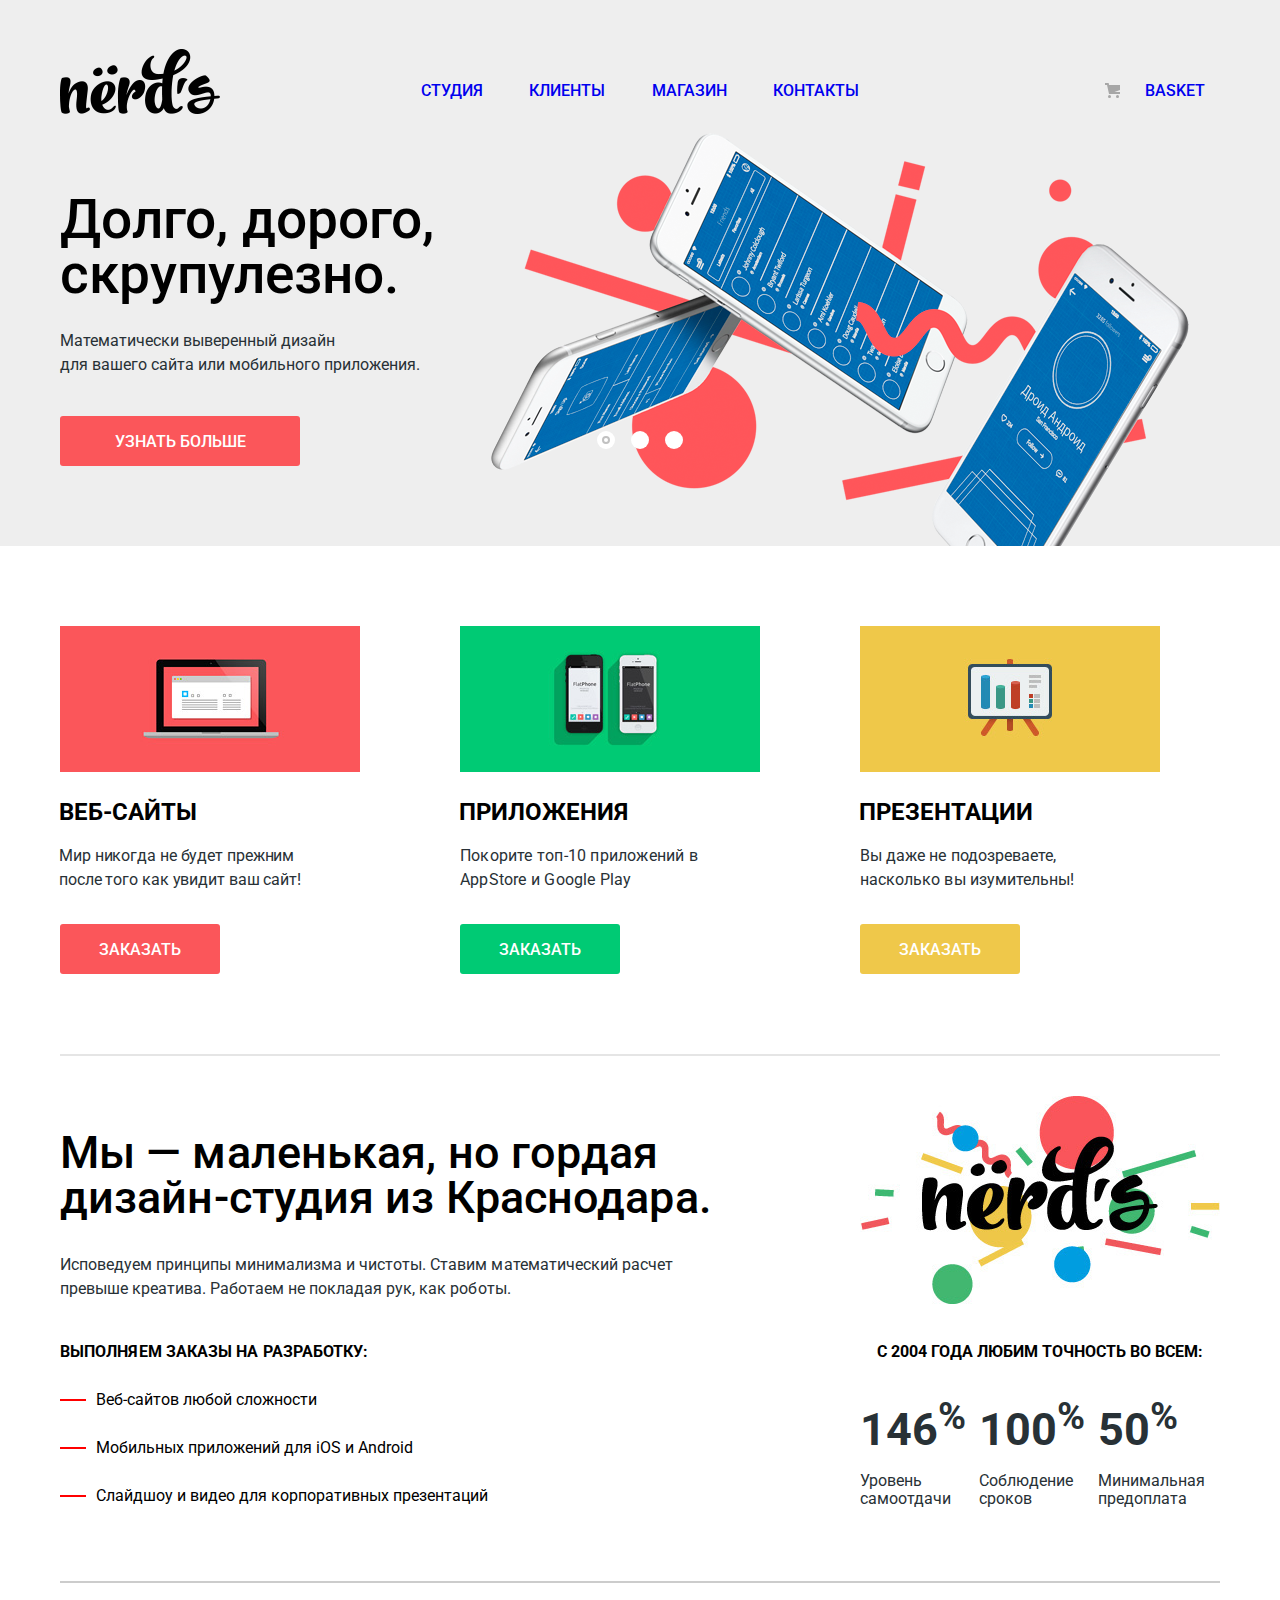
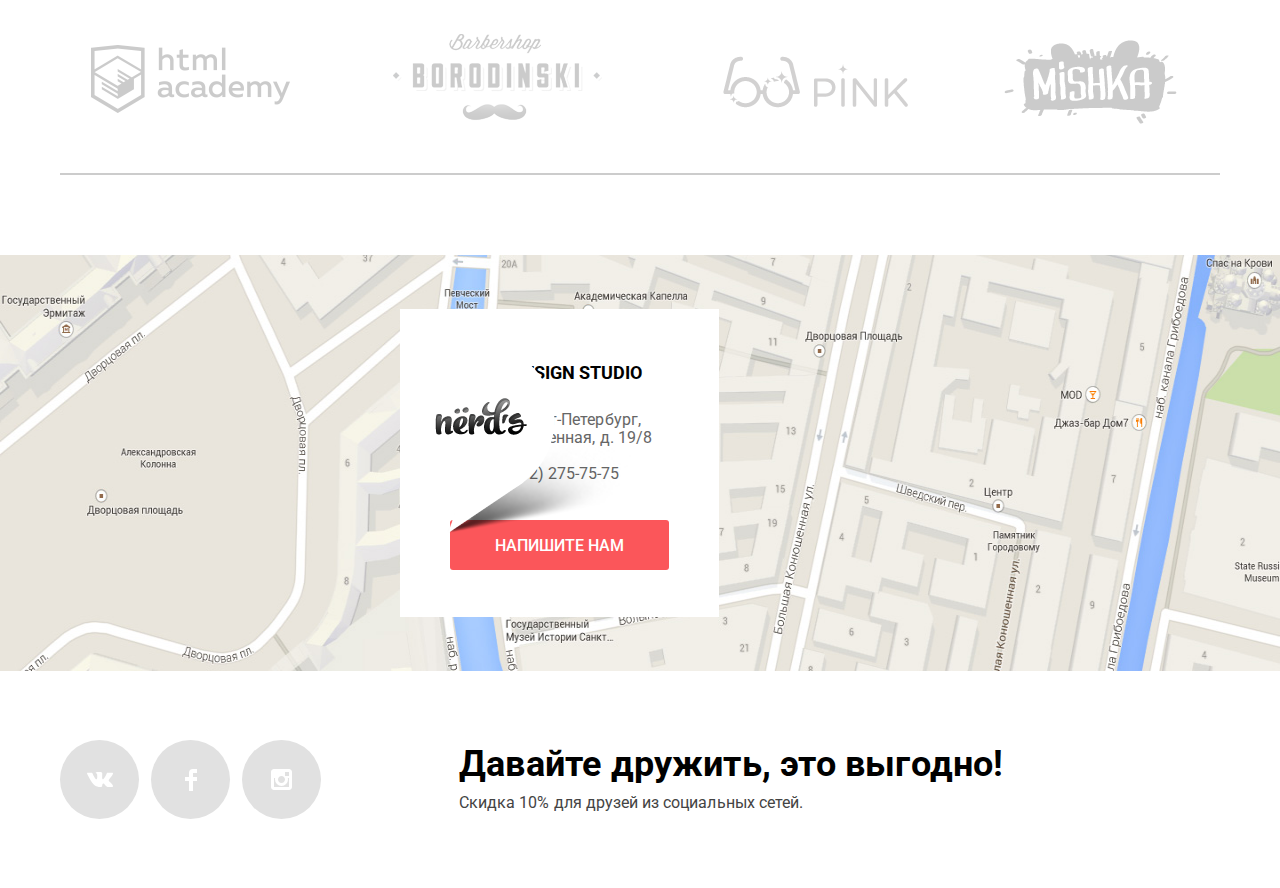
<file: index.html>
<!DOCTYPE html>
<html lang="ru">
  <head>
    <meta charset="utf-8">
    <title>Дизайн-студия Nerd's</title>
    <link href="https://fonts.googleapis.com/css?family=Roboto:400,500,700&display=swap&subset=cyrillic-ext" rel="stylesheet"> 
    <link href="css/style.css" rel="stylesheet">     
  </head>
  <body>
    <header class="main__header"> 
      <nav class="main__navigation container">
        <a class="main__logo">
          <img src="img/nerds-logo.png" alt="Логотип компании" width="160" height="65">
        </a> 
        <div class="main__navigation__wrapper">
          <ul class="site__navigation">
            <li><a class="navigation__link" href="#nowhere">Студия</a></li>
            <li><a class="navigation__link" href="#nowhere">Клиенты</a></li>
            <li><a class="navigation__link" href="catalog.html">Магазин</a></li>
            <li><a class="navigation__link" href="#nowhere">Контакты</a></li>
          </ul>
          <ul class="user__navigation">
            <li><a class="cart__link" href="#nowhere">BASKET</a></li>  
          </ul>
        </div>
      </nav>
    </header> 
    <!-- SLIDER -->
    <div class="header__slider__wrapper">
      <section class="header__slider container">  
        <h2 class="visually__hidden">Услуги</h2>           
        <input class="visually__hidden" type="radio" id="product-1" name="toggle" checked>
        <input class="visually__hidden" type="radio" id="product-2" name="toggle">
        <input class="visually__hidden" type="radio" id="product-3" name="toggle">
        <div class="slider__controls">
          <label class="slider__controls__item slider__controls__item__1" for="product-1">Первый</label>  
          <label class="slider__controls__item slider__controls__item__2" for="product-2">Второй</label>
          <label class="slider__controls__item slider__controls__item__3" for="product-3">Третий</label>
        </div>
        <ul class="slider__list">
          <li class="slider__item">
            <h3>Долго, дорого, скрупулезно.</h3>
            <p>Математически выверенный дизайн<br> для вашего сайта или мобильного приложения.</p>
            <a class="slider__item__button button" href="#nowhere">Узнать больше</a>
          </li>  
          <li class="slider__item">
            <h3>Любим математику как никто другой</h3>
            <p>Никакого креатива, только математические формулы для расчета идеальных пропорций.</p>
            <a class="slider__item__button button" href="#nowhere">Узнать больше</a>
          </li>
          <li class="slider__item">
            <h3>Только ночь, только хардкор</h3>
            <p>Работать днем, как все? Мы против этого.<br> Ближе к полуночи работа только начинается.</p>
            <a class="slider__item__button button" href="#nowhere">Узнать больше</a>
          </li>
        </ul>
      </section> 
    </div> 
    <main>
      <section class="advantages">
        <h2 class="visually__hidden">Преимущества</h2>
        <ul class="advantages__list container">
          <li class="advantage__item ">
            <img src="img/advantage-red.jpg" width="300" height="146" alt="Иллюстрация ноутбука с веб-сайтом">
            <h2>Веб-сайты</h2>
            <p class="advantage__1__text">Мир никогда не будет прежним после того как увидит ваш сайт!</p>
            <a class="button order__page__button advantage__button" href="#nowhere">Заказать</a>
          </li>
          <li class="advantage__item">
            <img src="img/advantage-green.jpg" width="300" height="146" alt="Иллюстрация ноутбука с веб-приложением">
            <h2>Приложения</h2>
            <p class="advantage__2__text">Покорите топ-10 приложений в AppStore и Google Play</p>
            <a class="button order__application__button advantage__button" href="#nowhere">Заказать</a>
          </li>
          <li class="advantage__item">
            <img src="img/advantage-yellow.jpg" width="300" height="146" alt="Иллюстрация проектора с презентацией">
            <h2>Презентации</h2>
            <p class="advantage__3__text">Вы даже не подозреваете, насколько вы изумительны!</p>
            <a class="button order__presentation__button advantage__button" href="#nowhere">Заказать</a>
          </li>
        </ul>
      </section>
      <article class="advantages__description container">
      <h2 class="visually__hidden">Преимущества</h2> 
        <section class="our__services">
          <h3>Мы — маленькая, но гордая дизайн-студия из Краснодара.</h3>
          <p class="how__we__work">Исповедуем принципы минимализма и чистоты. Ставим математический расчет превыше креатива. Работаем не покладая рук, как роботы.</p>
          <p class="services__heading">Выполняем заказы на разработку:</p>
          <ul class="services__list">
            <li class="service__item">Веб-сайтов любой сложности</li>
            <li class="service__item">Мобильных приложений для iOS и Android</li>
            <li class="service__item">Слайдшоу и видео для корпоративных презентаций</li>
          </ul>
        </section>
        <section class="our__statistics">
          <h2 class="visually__hidden">Статистика</h2>
          <img src="img/nerds.jpg" width="360" height="208" alt="Изображение с логотипом компании">
          <p class="statistics__heading">с 2004 года Любим точность во всем:</p>
          <ul class="statistics__list">
            <li class="statistics__item"><span>146<sup>%</sup></span>Уровень самоотдачи</li>
            <li class="statistics__item"><span>100<sup>%</sup></span>Соблюдение сроков</li>
            <li class="statistics__item"><span>50<sup>%</sup></span>Минимальная предоплата</li>
          </ul>
        </section>
      </article>
      <section class="partners container">
      <h2 class="visually__hidden">Наши проекты</h2>  
        <a class="company__logo html__logo" href="https://htmlacademy.ru/"><img src="img/htmlacdemy-logo.png" width="199" height="68" alt="Логотип htmlacademy"></a>
        <a class="company__logo barbershop__logo" href="#nowhere"><img src="img/borodinski-logo.png" width="209" height="90" alt="Логотип барбершопа Borodinski"></a>
        <a class="company__logo pink__logo" href="#nowhere"><img src="img/pink-logo.png" width="185" height="52" alt="Логотип Pink"></a>
        <a class="company__logo mishka__logo" href="#nowhere"><img class="mishka" src="img/mishka-logo.png" width="173" height="84" alt="Логотип Mishka"></a>
      </section>
      <div class="map">
          <img src="img/map.jpg" alt="Карта доезда до компании">
          <div class="map__write__us">
            <h3>nёrds design studio</h3>
            <p class="address">191186, Санкт-Петербург, ул. Б. Конюшенная, д. 19/8</p>
            <p class="tel__number">тел. +7 (812) 275-75-75</p>
            <a class="write__us__button button" href="#nowhere">Напишите нам</a>
          </div>  
      </div>
    </main>   
    <footer class="main__footer container">
      <ul class="social__icons__list">
        <li>
          <a class="social__button" href="#nowhere"><span class="visually__hidden">Вконтакте</span>
            <svg xmlns="http://www.w3.org/2000/svg" width="26" height="15" viewBox="0 0 26 15">
              <path fill="#ffffff" d="M16.138 11.51c.956-.309 2.18 2.04 3.483 2.939.978.681 1.727.534 1.727.534l3.473-.05s1.815-.112.957-1.554c-.071-.12-.503-1.069-2.585-3.022-2.177-2.043-1.882-1.712.739-5.244 1.597-2.153 2.236-3.468 2.036-4.028-.192-.539-1.365-.399-1.365-.399L20.69.713c-.381.001-.704.119-.851.515-.003.004-.621 1.666-1.445 3.079-1.741 2.989-2.436 3.148-2.724 2.961-.661-.433-.494-1.737-.494-2.664 0-2.897.432-4.105-.846-4.417-.427-.104-.739-.172-1.828-.182-1.392-.021-2.574 0-3.244.329-.445.223-.786.712-.579.74.26.035.843.16 1.155.586.401.552.389 1.789.389 1.789s.229 3.411-.54 3.834c-.528.29-1.25-.302-2.803-3.016-.793-1.388-1.392-2.922-1.392-2.922s-.116-.285-.326-.441c-.25-.185-.6-.244-.6-.244L.848.684S.29.7.085.946c-.182.218-.015.668-.015.668s2.909 6.881 6.203 10.347c3.02 3.182 6.452 2.971 6.452 2.971h1.555s.469-.054.709-.312c.224-.24.214-.691.214-.691s-.031-2.109.935-2.419z"/>
            </svg>
          </a>
        </li>
        <li>
          <a class="social__button" href="#nowhere"><span class="visually__hidden">Фейсбук</span>
            <svg xmlns="http://www.w3.org/2000/svg" width="12" height="22" viewBox="0 0 12 22">
              <path fill="#ffffff" d="M12 4V0H8a4 4 0 0 0-4 4v4H0v4h4v10h4V12h4V8H8V4h4z"/>
            </svg>
          </a>
        </li>
        <li>
          <a class="social__button" href="#nowhere"><span class="visually__hidden">Инстаграм</span>
            <svg xmlns="http://www.w3.org/2000/svg" width="21" height="21" viewBox="0 0 21 21">
              <path fill="#ffffff" d="M18 0H3C1.35 0 0 1.35 0 3v15c0 1.65 1.35 3 3 3h15c1.65 0 3-1.35 3-3V3c0-1.65-1.35-3-3-3zm-7.5 7c1.93 0 3.5 1.57 3.5 3.5S12.43 14 10.5 14 7 12.43 7 10.5 8.57 7 10.5 7zM18 18H3V9h1.181A6.504 6.504 0 0 0 4 10.5a6.5 6.5 0 1 0 13 0 6.45 6.45 0 0 0-.181-1.5H18zm0-11h-4V3h4z"/>
            </svg>
          </a>
        </li>
      </ul>
      <div class="discount">
        <p class="motto">Давайте дружить, это выгодно!</p>
        <p class="offer">Скидка 10% для друзей из социальных сетей.</p>
      </div>
    </footer>
  </body>
</html>
</file>
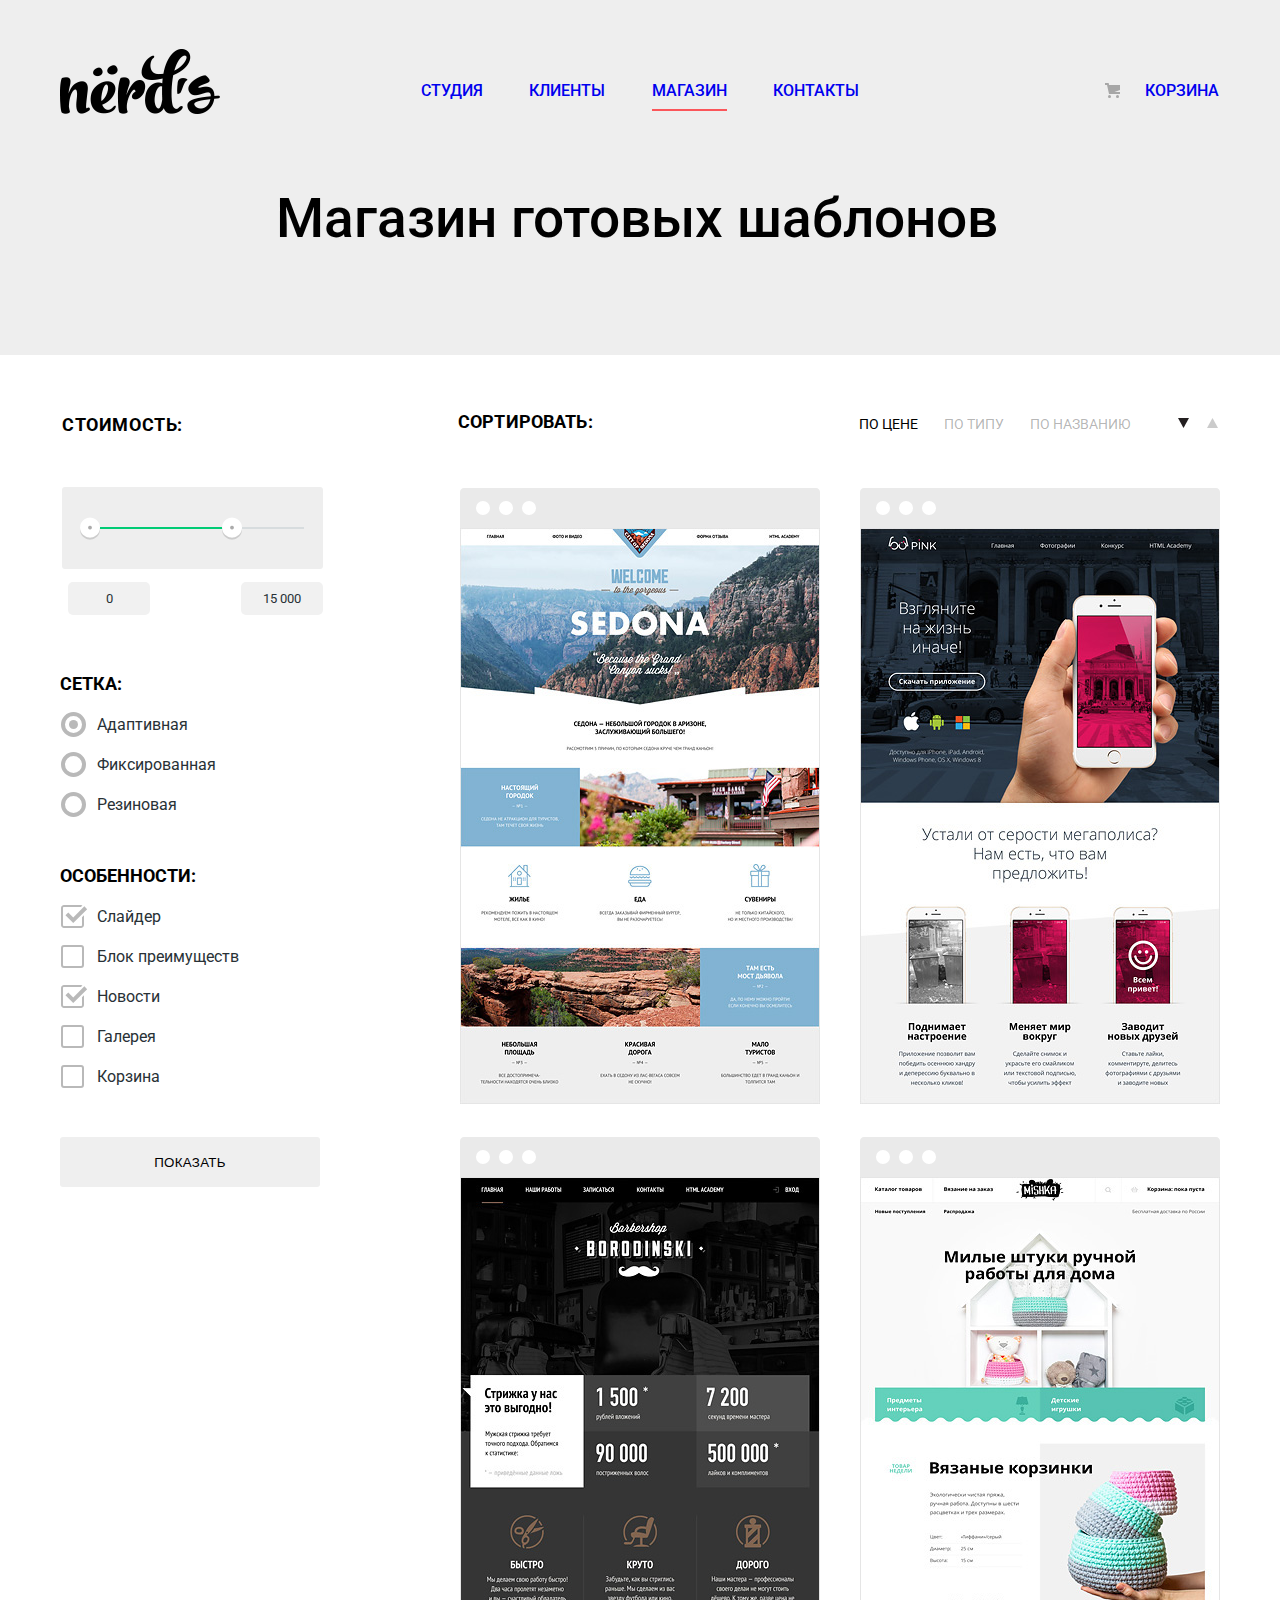
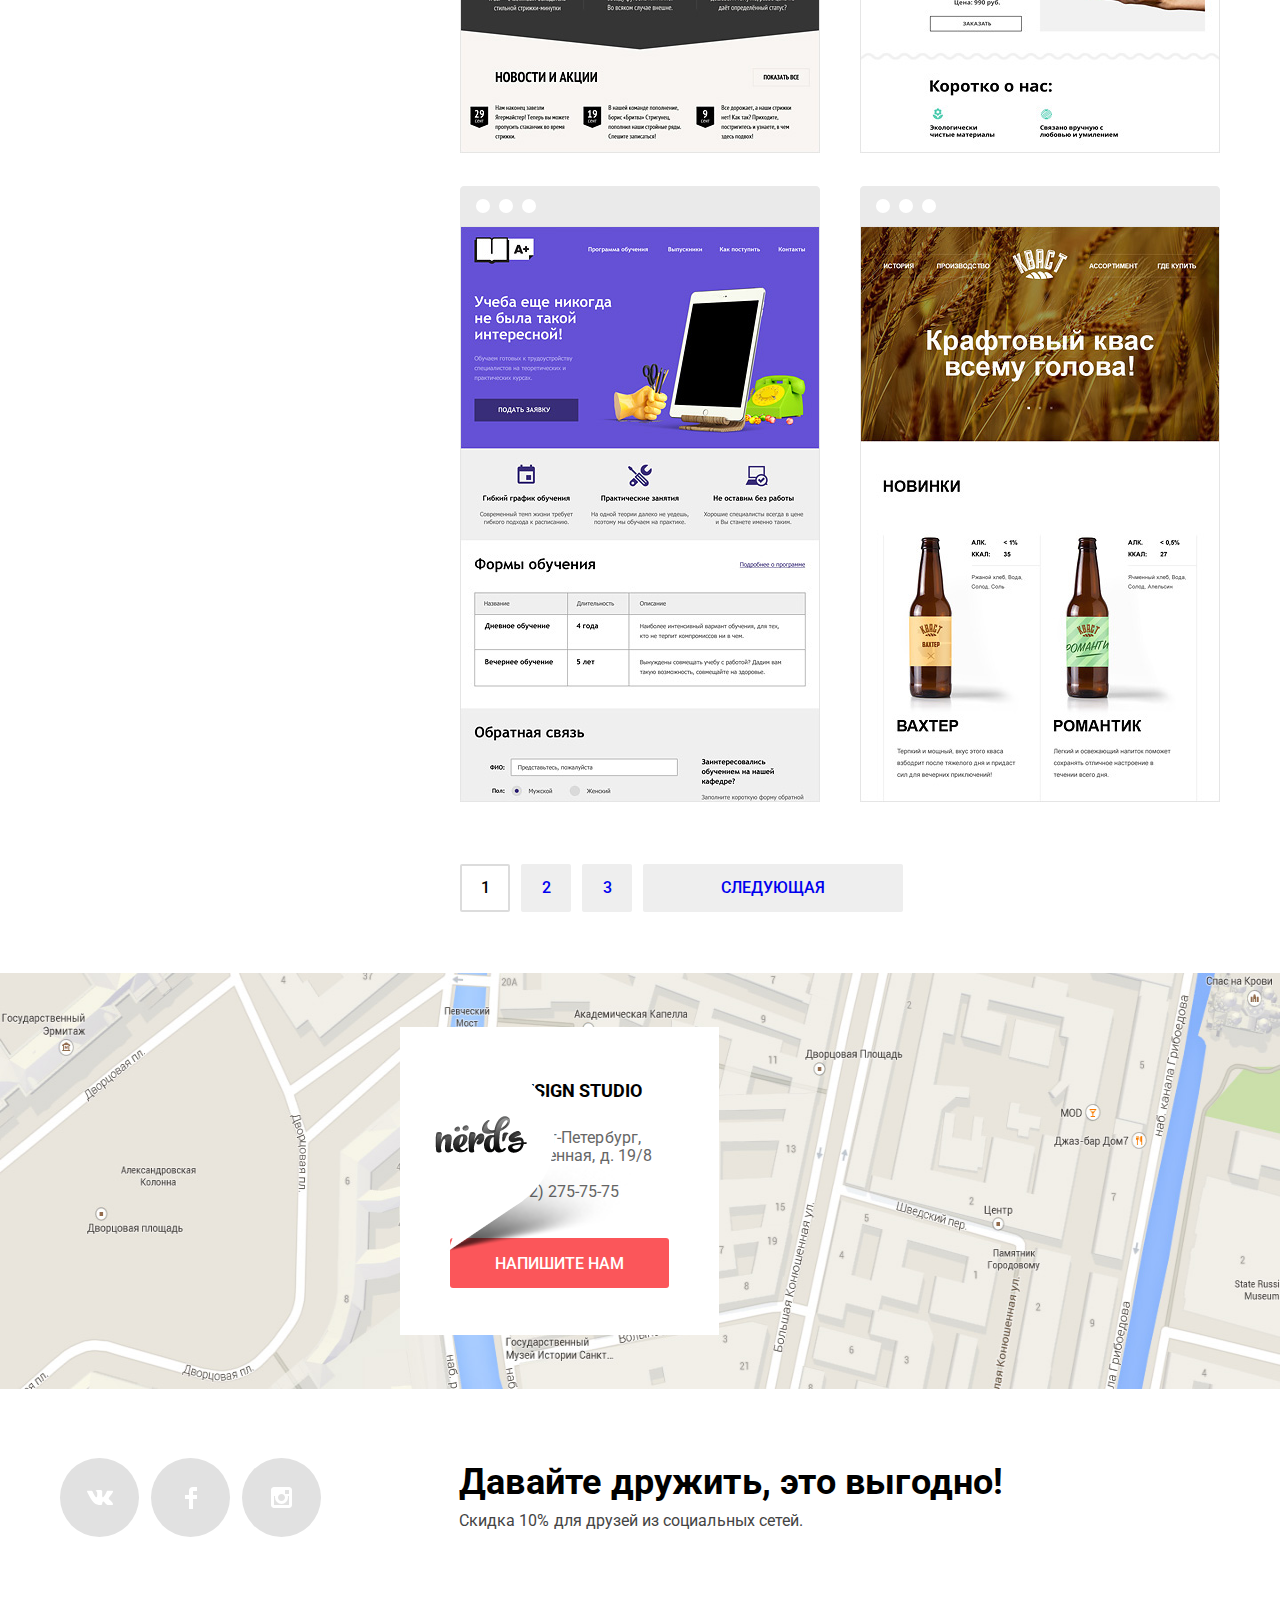
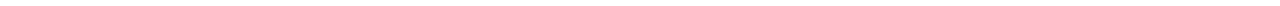
<file: catalog.html>
<!DOCTYPE html>
<html lang="ru">
  <head>
    <meta charset="utf-8">
    <title>Дизайн-студия Nerd's</title>
    <link href="https://fonts.googleapis.com/css?family=Roboto:400,500,700&display=swap&subset=cyrillic-ext" rel="stylesheet"> 
    <link href="css/style.css" rel="stylesheet">     
  </head>
  <body>
    <header class="main__header"> 
      <nav class="main__navigation container">
        <a href="index.html" class="main__logo">
          <img src="img/nerds-logo.png" alt="Логотип компании" width="160" height="65">
        </a> 
        <div class="main__navigation__wrapper">
          <ul class="site__navigation">
            <li><a class="navigation__link" href="#nowhere">Студия</a></li>
            <li><a class="navigation__link" href="#nowhere">Клиенты</a></li>
            <li><a class="navigation__link active__link" href="catalog.html">Магазин</a></li>
            <li><a class="navigation__link" href="#nowhere">Контакты</a></li>
          </ul>
          <ul class="user__navigation">
            <li><a class="cart__link" href="#nowhere">Корзина</a></li>  
          </ul>
        </div>
      </nav>
      <h1 class="theme__store">Магазин готовых шаблонов</h1>
    </header>  
    <main>
      <div class="main__wrapper container">
        <div class="left__bar">
          <section class="filters">
            <h2 class="visually__hidden">Фильтры</h2>
            <form class="filter__forms" method="get" action="https://echo.htmlacademy.ru">
              <fieldset class="filter__by__price">
                <legend class="price">Стоимость:</legend>
                <div class="filter__price">
                  <div class="price__range__wrapper">
                    <div class="price__range"></div>
                  </div>
                </div>
                <div class="price-controls">
                  <label class="min-price">от <input name="min-price" type="text" value="0"></label>
                  <label class="max-price">до <input name="max-price" type="text" value="15 000"></label>
                </div>
              </fieldset>
              <fieldset class="filter__1">
                <legend>Сетка:</legend>
                <ul class="filter__1__list">
                  <li class="filter__option">  
                    <input class="visually__hidden filter__input__radio" type="radio" name="block__type" value="adaptive" id="filter-adaptive" checked>
                    <label for="filter-adaptive">Адаптивная</label>
                  </li>
                  <li class="filter__option">
                    <input class="visually__hidden filter__input__radio" type="radio" name="block__type" value="fixed" id="filter-fixed">
                    <label for="filter-fixed">Фиксированная</label>
                  </li>
                  <li class="filter__option">
                    <input class="visually__hidden filter__input__radio" type="radio" name="block__type" value="gum" id="filter-gum">
                    <label for="filter-gum">Резиновая</label>
                  </li>
                </ul>
              </fieldset>
              <fieldset class="filter__2">
                <legend>Особенности:</legend>
                <ul class="filter__2__list">
                  <li class="filter__option">  
                    <input class="visually__hidden filter__input__checkbox" type="checkbox" name="slider" id="filter-slider" checked>
                    <label for="filter-slider">Слайдер</label>
                  </li>
                  <li class="filter__option">
                    <input class="visually__hidden filter__input__checkbox" type="checkbox" name="advantage-block" id="filter-advantage-block">
                    <label for="filter-advantage-block">Блок преимуществ</label>
                  </li>
                  <li class="filter__option">
                    <input class="visually__hidden filter__input__checkbox" type="checkbox" name="news" id="filter-news" checked>
                    <label for="filter-news">Новости</label>
                  </li>
                  <li class="filter__option">
                    <input class="visually__hidden filter__input__checkbox" type="checkbox" name="gallery" id="filter-gallery">
                    <label for="filter-gallery">Галерея</label>
                  </li>
                  <li class="filter__option">
                    <input class="visually__hidden filter__input__checkbox" type="checkbox" name="cart" id="filter-cart">
                    <label for="filter-cart">Корзина</label>
                  </li>
                </ul>
              </fieldset>
              <button class="catalog__form__button button" type="submit">Показать</button>
            </form>
          </section>
        </div>
        <div class="catalog__sorting__wrapper">
          <div class="sorting">
            <div class="sorting__wrapper">
              <h2>Сортировать:</h2>
              <a class="active__filtration filtration">По цене</a>
              <a class="filtration">По типу</a>
              <a class="filtration">По названию</a>
              <a class="sort__down filtration"></a>
              <a class="sort__up filtration current__arrow"></a>
            </div>
          </div>
          <section class="catalog">
          <h2 class="visually__hidden">Каталог</h2> 
            <ul class="catalog__item__list">
              <li class="catalog__item">
                <a href="#nowhere">
                  <img src="img/sedona.jpg" width="360" height="576" alt="Проект Sedona">
                </a>  
                <div class="buy modal__buy">
                  <h2>Sedona</h2>
                  <p>Информационный сайт для туристов</p>
                  <a class="price__button button" href="#nowhere">9 900 руб.</a>
                </div>
              </li>
              <li class="catalog__item">
                <a href="#nowhere">
                  <img src="img/pink.jpg" width="360" height="576" alt="Проект Pink">
                </a>  
                <div class="buy modal__buy">
                  <h2>Pink App</h2>
                  <p>Продуктовый лендинг приложения для iOS и Android</p>
                  <a class="price__button button" href="#nowhere">9 900 руб.</a>
                </div>
              </li>
              <li class="catalog__item">
                <a href="#nowhere">
                  <img src="img/barbershop.jpg" width="360" height="576" alt="Проект Barbershop">
                </a>
                <div class="buy modal__buy">
                  <h2>Barbershop</h2>
                  <p>Сайт салона красоты. Для мужчин, да.</p>
                  <a class="price__button button" href="#nowhere">9 900 руб.</a>
                </div>
              </li>
              <li class="catalog__item">
                <a href="#nowhere">
                  <img src="img/mishka.jpg" width="360" height="576" alt="Проект Mishka">
                </a>
                <div class="buy modal__buy">
                  <h2>MISHKA</h2>
                  <p>Интернет-магазин вязаных игрушек</p>
                  <a class="price__button button" href="#nowhere">9 900 руб.</a>
                </div>
              </li>
              <li class="catalog__item">
                <a href="#nowhere">
                  <img src="img/aplus.jpg" width="360" height="576" alt="Проект Aplus">
                </a>  
                <div class="buy modal__buy">
                  <h2>A Plus</h2>
                  <p>Лендинг курсов повышения квалификации</p>
                  <a class="price__button button" href="#nowhere">9 900 руб.</a>
                </div>
              </li>
              <li class="catalog__item">
                <a href="#nowhere">
                  <img src="img/kwast.jpg" width="360" height="576" alt="Проект Kwast">
                </a>  
                <div class="buy modal__buy">
                  <h2>КВАСТ</h2>
                  <p>Промо-сайт производителя крафтового кваса</p>
                  <a class="price__button button" href="#nowhere">9 900 руб.</a>
                </div>
              </li>  
            </ul>
          </section>
          <ul class="pagination__list">
            <li><a class="page current__page" >1</a></li>
            <li><a class="page" href="#nowhere">2</a></li>
            <li><a class="page" href="#nowhere">3</a></li>
            <li><a class="page next__page" href="#nowhere">Следующая</a></li>
          </ul>
        </div>
      </div>
      <div class="map">
        <img src="img/map.jpg" alt="Карта доезда до компании">
        <div class="map__write__us">
          <h3>nёrds design studio</h3>
          <p class="address">191186, Санкт-Петербург, ул. Б. Конюшенная, д. 19/8</p>
          <p class="tel__number">тел. +7 (812) 275-75-75</p>
          <a class="write__us__button button" href="#nowhere">Напишите нам</a>
        </div>
      </div>
    </main>   
    <footer class="main__footer container">
      <ul class="social__icons__list">
        <li>
          <a class="social__button" href="#nowhere"><span class="visually__hidden">Вконтакте</span>
            <svg xmlns="http://www.w3.org/2000/svg" width="26" height="15" viewBox="0 0 26 15">
              <path fill="#ffffff" d="M16.138 11.51c.956-.309 2.18 2.04 3.483 2.939.978.681 1.727.534 1.727.534l3.473-.05s1.815-.112.957-1.554c-.071-.12-.503-1.069-2.585-3.022-2.177-2.043-1.882-1.712.739-5.244 1.597-2.153 2.236-3.468 2.036-4.028-.192-.539-1.365-.399-1.365-.399L20.69.713c-.381.001-.704.119-.851.515-.003.004-.621 1.666-1.445 3.079-1.741 2.989-2.436 3.148-2.724 2.961-.661-.433-.494-1.737-.494-2.664 0-2.897.432-4.105-.846-4.417-.427-.104-.739-.172-1.828-.182-1.392-.021-2.574 0-3.244.329-.445.223-.786.712-.579.74.26.035.843.16 1.155.586.401.552.389 1.789.389 1.789s.229 3.411-.54 3.834c-.528.29-1.25-.302-2.803-3.016-.793-1.388-1.392-2.922-1.392-2.922s-.116-.285-.326-.441c-.25-.185-.6-.244-.6-.244L.848.684S.29.7.085.946c-.182.218-.015.668-.015.668s2.909 6.881 6.203 10.347c3.02 3.182 6.452 2.971 6.452 2.971h1.555s.469-.054.709-.312c.224-.24.214-.691.214-.691s-.031-2.109.935-2.419z"/>
            </svg>
          </a>
        </li>
        <li>
          <a class="social__button" href="#nowhere"><span class="visually__hidden">Фейсбук</span>
            <svg xmlns="http://www.w3.org/2000/svg" width="12" height="22" viewBox="0 0 12 22">
              <path fill="#ffffff" d="M12 4V0H8a4 4 0 0 0-4 4v4H0v4h4v10h4V12h4V8H8V4h4z"/>
            </svg>
          </a>
        </li>
        <li>
          <a class="social__button" href="#nowhere"><span class="visually__hidden">Инстаграм</span>
            <svg xmlns="http://www.w3.org/2000/svg" width="21" height="21" viewBox="0 0 21 21">
              <path fill="#ffffff" d="M18 0H3C1.35 0 0 1.35 0 3v15c0 1.65 1.35 3 3 3h15c1.65 0 3-1.35 3-3V3c0-1.65-1.35-3-3-3zm-7.5 7c1.93 0 3.5 1.57 3.5 3.5S12.43 14 10.5 14 7 12.43 7 10.5 8.57 7 10.5 7zM18 18H3V9h1.181A6.504 6.504 0 0 0 4 10.5a6.5 6.5 0 1 0 13 0 6.45 6.45 0 0 0-.181-1.5H18zm0-11h-4V3h4z"/>
            </svg>
          </a>
        </li>
      </ul>
      <div class="discount">
        <p class="motto">Давайте дружить, это выгодно!</p>
        <p class="offer">Скидка 10% для друзей из социальных сетей.</p>
      </div>
    </footer>
  </body>
</html>
</file>
<file: css/style.css>
body {
  margin: 0;
  padding: 0;
  font-family: "Roboto", "Arial", sans-serif;
  background-color: #ffffff;

  font-size: 16px;
  font-weight: 400;
  color: #000000;
}

a {
  text-decoration: none;
  cursor: pointer;
}

ul {
  list-style: none;
  padding-left: 0;
  margin: 0;
}

p {
  margin: 0;
}

.visually__hidden:not(:focus):not(:active),
input[type="checkbox"].visually__hidden,
input[type="radio"].visually__hidden {
  position: absolute;

  width: 1px;
  height: 1px;
  margin: -1px;
  border: 0;
  padding: 0;

  white-space: nowrap;
  clip-path: inset(100%);
  clip: rect(0 0 0 0);
  overflow: hidden;
}

.container {
  width: 1160px;
  margin: 0 auto;
  box-sizing: border-box;
}

.main__header {
  background-color: #eeeeee;
}

.main__navigation {
  display: flex;
  padding-top: 49px;
}

.main__navigation__wrapper  {
  display: flex;
}

.site__navigation {
  display: flex;
  justify-content: space-between;
  flex-wrap: wrap;
  width: 438px;
  margin: 0 0 0 201px;
  padding-top: 27px;
}

.user__navigation {
  display: flex;
  flex-wrap: wrap;
  width: 125px;
  margin: 0 0 0 286px;
  padding-top: 27px;
}

.navigation__link {
  font-weight: 500;
  line-height: 30px;
  text-transform: uppercase;
}

.cart__link {
  position: relative;
  font-weight: 500;
  line-height: 30px;
  text-transform: uppercase;
}

.cart__link::before {
  content: "";
  background-image: url("../img/cart-icon.svg");
  background-repeat: no-repeat;
  position: absolute;
  width: 15px;
  height: 15px;
  top: 2px;
  left: -40px;
}

.main__logo:hover,
.main__logo:focus {
  opacity: 0.8;
}

.main__logo:active {
  opacity: 0.3;
}

.navigation__link:hover,
.cart__link:hover {
  color: #fb565a;
}

.navigation__link:focus,
.cart__link:focus {
  color: #fb565a;
  outline: 1px solid blue;
}

.navigation__link:active,
.cart__link:active {
  color: rgba(0, 0, 0, 0.3);
}

/* SLIDER HEADER */

.header__slider__wrapper {
  background-color: #eeeeee;
}

.header__slider {
  position: relative;
}

.slider__list {
  margin: 0;
  padding: 0;
}

.slider__controls {
  position: absolute;
  left: 50%;
  bottom: 89px;
  z-index: 100;
  width: 130px;
  text-align: center;
  font-size: 0;
  transform: translateX(-50%);
}

.slider__controls label {
  position: relative;
  display: inline-block;
  width: 18px;
  height: 18px;
  padding: 8px;
  border-radius: 50%;
  cursor: pointer;
}

.slider__controls label::after {
  content: "";
  position: absolute;
  top: 8px;
  left: 8px;
  z-index: 1;
  width: 18px;
  height: 18px;
  background: #ffffff;
  border-radius: 50%;
}

.slider__item {
  display: none;
  padding: 74px 0 80px 0;
}

.slider__item:nth-child(1) {
  background-image: url("../img/slide-1.png");
  background-repeat: no-repeat;
  background-position: 431px 15px;
}

.slider__item:nth-child(2) {
  background-image: url("../img/slide-2.png");
  background-repeat: no-repeat;
  background-position: 100% 9px;
}

.slider__item:nth-child(3) {
  background-image: url("../img/slide-3.png");
  background-repeat: no-repeat;
  background-position: 100% 27px;
}

#product-1:checked ~ .slider__list .slider__item:nth-child(1) {
  display: block;
}

#product-2:checked ~ .slider__list .slider__item:nth-child(2) {
  display: block;
}

#product-3:checked ~ .slider__list .slider__item:nth-child(3) {
  display: block;
}

#product-1:checked ~ .slider__controls .slider__controls__item__1::before,
#product-2:checked ~ .slider__controls .slider__controls__item__2::before,
#product-3:checked ~ .slider__controls .slider__controls__item__3::before {
  content: "";
  
  position: absolute;
  left: 50%;
  top: 50%;
  z-index: 2;
  
  width: 4px;
  height: 4px;
  margin: -4px;
  
  background-color: inherit;
  border: 2px solid #c1c1c1;
  border-radius: 50%;
}

.slider__item h3 {
  width: 515px;
  margin: 0 0 27px 0;
  font-size: 55px;
  font-weight: 500;
  line-height: 55px;
}

.slider__item p {
  width: 375px;
  margin: 0 0 39px 0;
  line-height: 24px;
  color: #283136;
}

.button {
  display: block;
  width: 240px;
  padding: 17px 0 15px 0;
  font-weight: 500;
  line-height: 18px;
  color: #ffffff;
  text-transform: uppercase;
  text-align: center;
  text-decoration: none;
  background-color: #fb565a;
  border-radius: 3px;
  border: none;
}

.slider__item__button:hover {
  background-color: #e74246;
}

.slider__item__button:focus {
  background-color: #e74246;
  outline: 1px solid blue;
}

.slider__item__button:active {
  box-shadow: inset 0px 3px 0 0 rgba(0, 1, 1, 0.1);
  background-color: #d7373b;
  color: rgba(255, 255, 255, 0.3);
}

/* END SLIDER HEADER */

.advantage__button {
  margin-top: 32px;
  width: 160px;
}

.order__page__button {
  background-color: #fb565a;
}

.order__application__button {
  background-color: #00ca74;
}

.order__presentation__button {
  background-color: #efc84a;
}

.advantages__list {
  display: flex;
  margin-top: 80px;
  padding-bottom: 80px;
  border-bottom: 2px solid;
  border-bottom-color: rgba(0, 0, 0, 0.1);
}

.advantages h2 {
  margin: 0 0 0 -1px;
  padding-top: 21px;
  font-size: 24px;
  font-weight: bold;
  line-height: 30px;
  text-transform: uppercase;
}

.advantages p {
  padding-top: 17px;
  line-height: 24px;
  width: 255px;
  color: #283136;
}

.advantage__1__text {
  letter-spacing: -0.1px;
  margin-left: -1px;
}

.advantage__2__text {
  letter-spacing: 0.21px;
}

.advantage__3__text {
  letter-spacing: 0.05px;
}

.advantage__item {
  margin-right: 100px;
}

.order__page__button:hover {
  background-color: #e74246;
}

.order__page__button:focus {
  background-color: #e74246;
  outline: 1px solid blue;
  }

.order__page__button:active {
  box-shadow: inset 0px 3px 0 0 rgba(0, 1, 1, 0.1);
  background-color: #d7373b;
  color: rgba(255, 255, 255, 0.3);
}

.order__application__button:hover {
  background-color: #00bc6c;
}

.order__application__button:focus {
  background-color: #00bc6c;
  outline: 1px solid blue;
  }

.order__application__button:active {
  box-shadow: inset 0px 3px 0 0 rgba(0, 1, 1, 0.1);
  background-color: #00bc6c;
  color: rgba(255, 255, 255, 0.3);
}

.order__presentation__button:hover {
  background-color: #eab534;
}

.order__presentation__button:focus {
  background-color: #eab534;
  outline: 1px solid blue;
  }

.order__presentation__button:active {
  box-shadow: inset 0px 3px 0 0 rgba(0, 1, 1, 0.1);
  background-color: #eab534;
  color: rgba(255, 255, 255, 0.3);
}

.advantages__description {
  display: flex;
  margin-top: 40px;
  padding-bottom: 47px;
  border-bottom: 2px solid;
  border-bottom-color: rgba(0, 0, 0, 0.2);
}

.our__services {
  width: 650px;
  margin-top: 34px;
}

.how__we__work {
  padding-top: 33px;
  padding-bottom: 7px;
  line-height: 24px;
  color: #283136;
  letter-spacing: 0.01px;
}

.our__statistics {
  margin-left: 150px;
}

.our__services h3 {
  width: 700px;
  margin: 0;
  font-size: 45px;
  font-weight: 500;
  line-height: 45px;
  letter-spacing: 0.1px;
}

.services__heading {
  padding-top: 32px;
  line-height: 24px;
  font-weight: bold;
  text-transform: uppercase;
  text-transform: uppercase;
  letter-spacing: 0.08px;
}

.service__item {
  margin-left: 36px;
  margin-bottom: 29px;
  position: relative;
}

.service__item::before {
  content: "";
  position: absolute;
  width: 24px;
  border: 1px solid red;
  top: 9px;
  left: -36px;
}

.services__list {
  padding-top: 26px;
}

.statistics__heading {
  padding: 32px 0 0 17px;
  line-height: 24px;
  font-weight: bold;
  text-transform: uppercase;
}

.statistics__list {
  display: flex;
  margin-top: 47px;
}

.statistics__list span {
  width: 93px;
  font-size: 45px;
  font-weight: bold;
  line-height: 10px;
  display: block;
  margin-bottom: 37px;
}

.statistics__item {
  width: 89px;
  margin-right: 30px;
  line-height: 18px;
  color: #283136;
}

.partners {
  display: flex;
  align-items: center;
  margin-top: 51px;
  padding-left: 31px;
  padding-bottom: 40px;
  border-bottom: 2px solid;
  border-bottom-color: rgba(0, 0, 0, 0.2);
}

.company__logo {
  margin-right: 96px;
  display: block;
}

.company__logo img {
  opacity: 0.2;
}

.partners a:nth-child(1) {
  margin-top: 5px;
}

.partners a:nth-child(2) {
    margin-top: -5px;
    color: rgba(0, 0, 0, 1);
}

.partners a:nth-child(3) {
    padding: 0 25px 5px 7px;
}

.company__logo img:hover {
  opacity: 1;
}

.company__logo:focus img {
  opacity: 1;
}

.company__logo:focus {
  outline: 1px solid blue;
}

.map{
  position: relative;
  margin: 80px auto 0;
}

.map img {
  width: 100%;
  height: 416px;
}

.map__write__us {
  box-sizing: border-box;
  position: absolute;
  width: 319px;
  padding: 49px 50px 47px 50px;
  top: 54px;
  left: 400px;
  background-color: #ffffff;
}

.map::after {
  content: "";
  background-image: url(../img/map-marker.png); 
  background-repeat: no-repeat;
  position: absolute;
  top: 88px;
  right: 649px;
  width: 231px;
  height: 190px;
}

.map__write__us h3 {
  width: 200px;
  margin: 0;
  font-size: 18px;
  font-weight: bold;
  line-height: 30px;
  text-transform: uppercase;
}

.map__write__us p {
  width: 210px;
  padding-top: 22px;
  line-height: 18px;
  color: #666666;
}

.address {
  letter-spacing: 0.08px;
  margin-top: 1px;
}

.tel__number {
  margin: -4px 0 37px 2px;
}

.write__us__button {
  width: 219px;
}

.write__us__button:hover {
  background-color: #e74246;
}

.write__us__button:focus {
  background-color: #e74246;
  outline: 1px solid blue;
  }

.write__us__button:active {
  box-shadow: inset 0px 3px 0 0 rgba(0, 1, 1, 0.1);
  background-color: #d7373b;
  color: rgba(255, 255, 255, 0.3);
}

.main__footer {
  display: flex;
}

.social__icons__list {
  display: flex;
  flex-wrap: wrap;
  justify-content: space-between;
  width: 261px;
  margin-top: 65px;
  margin-bottom: 69px;
}

.social__button {
  display: flex;
  align-items: center;
  justify-content: center;
  width: 79px;
  height: 79px;
  background-color: #e1e1e1;
  border-radius: 50%;
}

.social__button:hover {
  background-color: #e74246;
}

.social__button:focus {
  outline: 1px solid blue;
  background-color: #e74246;
}

.social__button:active {
  box-shadow: inset 0px 3px 0 0 rgba(0, 1, 1, 0.1);
  background-color: #d7373b;
}

.social__button:active path {
  opacity: 0.3;
}

.discount {
  margin-top: 71px;
  padding-left: 138px;
}

.motto {
  margin: 0;
  width: 565px;
  font-size: 36px;
  font-weight: bold;
  line-height: 36px;
  letter-spacing: 0.19px;
}

.offer {
  padding-top: 10px;
  width: 353px;
  line-height: 22px;
  color: #444444;
  letter-spacing: 0.05px;
}

/* CATALOG */

.active__link {
  padding-bottom: 9px;
  border-bottom: 2px solid #fb565a;
}

.theme__store {
  margin: 0 auto;
  padding: 73px 0px 109px 11px;
  width: 740px;
  font-size: 55px;
  font-weight: 500;
  line-height: 55px;
}

.left__bar {
  width: 260px;
}

/* FILTERS */

.filter__forms {
  margin-top: 55px;
}

.filter__forms legend {
  padding: 0;
  font-size: 18px;
  font-weight: bold;
  line-height: 30px;
  text-transform: uppercase;
}

.price {
  letter-spacing: 0.6px;
}

.filter__forms fieldset {
  border: none;
  padding: 0;
}

.price__range {
  position: relative;
  content: "";
  width: 219px;
  border: 1px solid #d7dcde;
}

.price__range__wrapper {
  position: relative;
  box-sizing: border-box;
  padding: 40px 21px;
  content: "";
  width: 261px;
  background-color: #eeeeee;
  border-radius: 3px;
}

.price__range__wrapper::before {
  content: "";
  background-image: url(../img/filter-button.png);
  width: 20px;
  height: 23px;
  top: 30px;
  left: 18px;
  position: absolute;
  z-index: 2;
}

.price__range__wrapper::after {
  content: "";
  background-image: url(../img/filter-button.png);
  width: 20px;
  height: 23px;
  top: 30px;
  right: 81px;
  position: absolute;
  z-index: 2
}

.price__range::before {
  position: absolute;
  content: "";
  width: 152px;
  z-index: 1;
  border: 1px solid #00cb75;
  bottom: -1px;
}

.filter__price {
  margin-top: 47px;
}

.price-controls {
  font-size: 0;
  margin-top: 13px;
}

.price-controls label {
  display: inline-block;
  width: 50%;
  text-transform: uppercase;
}

.price-controls input {
  width: 60px;
  padding: 9px 11px;
  margin-left: 6px;
  font-family: Roboto, Arial, sans-serif;
  text-align: center;
  color: #283136;
  border: none;
  border-radius: 5px;
  background: #f1f1f1;
}

.max-price {
  text-align: right;
}

.filter__forms label {
  line-height: 20px;
  color: #283136;
  position: relative;
  cursor: pointer;
  user-select: none;
}

.filter__input__radio + label::before {
  content: "";
  position: absolute;
  width: 17px;
  height: 17px;
  border: 4px solid #b9b9b9;
  border-radius: 50%;
  top: -3px;
  left: -36px;
}

.filter__input__radio:checked + label::after {
  content: "";
  position: absolute;
  width: 9px;
  height: 9px;
  border-radius: 50%;
  background-color: #b9b9b9;
  top: 5px;
  left: -28px;
}

.filter__input__radio:hover + label::before {
  border-color: #4c4c4c;
}

.filter__input__radio:focus + label::before {
  border-color: #4c4c4c;
  outline: 1px solid blue;
}

.filter__input__radio:checked:hover + label::after,
.filter__input__radio:checked:focus + label::after {
  background-color: #4c4c4c;
}

.filter__input__radio:disabled + label::before {
  opacity: 0.2;
}

.filter__input__radio:checked:disabled + label::before {
  opacity: 0.2;
}

.filter__input__radio:disabled + label::after {
  opacity: 0.2;
}

.filter__input__radio:checked:disabled + label::after {
  opacity: 0.2;
}

.filter__1 {
  margin: 54px 0 0 0;
}

.filter__1__list,
.filter__2__list {
  display: flex;
  flex-direction: column;
  margin-top: 16px;
}

.filter__option {
  padding-bottom: 20px;
  padding-left: 37px;
}

.filter__2 {
  margin: 26px 0 0 0;
}

.filter__input__checkbox + label::before {
  content: "";
  position: absolute;
  width: 19px;
  height: 19px;
  border: 2px solid #b9b9b9;
  top: -2px;
  left: -36px;
  border-radius: 3px;
}

.filter__input__checkbox:checked + label::after {
  content: "";
  background: url(../img/checkbox-on.svg);
  position: absolute;
  width: 27px;
  height: 23px;
  top: -2px;
  left: -36px;
  background-color: #ffffff;
}

.filter__input__checkbox:hover + label::before {
  border-color: #4c4c4c;
}

.filter__input__checkbox:focus + label::before {
  border-color: #4c4c4c;
  outline: 1px solid blue;
}

.filter__input__checkbox:checked:hover + label::after {
  background: url(../img/checkbox-on-hover.svg);
  background-color: #ffffff;
}

.filter__input__checkbox:checked:focus + label::after {
  background: url(../img/checkbox-on-hover.svg);
  background-color: #ffffff;
  outline: 1px solid blue;
}

.filter__input__checkbox:disabled + label::before {
  border-color: #e6e6e6;
}

.filter__input__checkbox:disabled:hover + label::before {
  border-color: #e6e6e6;
}

.filter__input__checkbox:checked:disabled + label::after {
  background: url(../img/checkbox-on-disabled.svg);
  background-color: #ffffff;
}

.filter__input__checkbox:checked:disabled:hover + label::after {
  background: url(../img/checkbox-on-disabled.svg);
  background-color: #ffffff;
}

.catalog__form__button {
  margin-top: 30px;
  width: 260px ;
  background-color: #efefef;
  color: black;
  letter-spacing: 0.3px;
}

.catalog__form__button:hover {
  background-color: #dfdfdf;
}

.catalog__form__button:focus {
  background-color: #dfdfdf;
  outline: 1px solid blue;
}

.catalog__form__button:active {
  box-shadow: inset 0px 3px 0 0 rgba(0, 1, 1, 0.1);
  background-color: #d5d5d5;
}

.filtration {
  padding-top: 8px;
  margin-right: 26px;
  position: relative;
  border: none;
  background-color: #ffffff;
  font-size: 14px;
  line-height: 18px;
  text-transform: uppercase;
  color: rgba(0, 0, 0, 0.3);
  display: inline-block;
  cursor: pointer;
}

.main__wrapper {
  display: flex;
  flex-wrap: wrap;
}

.sorting__wrapper {
  display: flex;
  margin-top: 52px;
  padding-left: 138px;
  width: 900px;
  box-sizing: border-box;
}

.sorting__wrapper h2 {
  margin: 0;
  font-size: 18px;
  font-weight: bold;
  line-height: 30px;
  letter-spacing: 0.14px;
  text-transform: uppercase;
  padding-right: 266px;
}

.sort__down {
  margin-right: 1px;
  margin-left: 11px;
  background-color: transparent;
}

.sort__up {
  margin-left: 18px;
  margin-right: 0;
}

.sort__down::before {
  content: "";
  position: absolute;
  background: url(../img/icon-down.svg) no-repeat;
  top: 11px;
  left: 10px;
  width: 11px;
  height: 10px;
}

.sort__up::before {
  content: "";
  position: absolute;
  background: url(../img/icon-up.svg) no-repeat;
  top: 11px;
  left: 20px;
  width: 11px;
  height: 10px;
  opacity: 0.2;
}

.active__filtration {
  color: #000000;
}

.filtration:hover {
  color: rgba(0, 0, 0, 0.6);
}

.filtration:focus {
  color: rgba(0, 0, 0, 0.6);
  outline: 1px solid blue;
}

.active__filtration:hover {
  color: #000000;
}

.active__filtration:focus {
  color: rgba(0, 0, 0, 0.6);
  outline: none
}

.sort__up:hover::before {
  opacity: 1;
}

.sort__up:active::before {
  content: "";
  position: absolute;
  background: url(../img/icon-up-hover.svg) no-repeat;
  top: 11px;
  left: 6px;
  width: 11px;
  height: 10px;
}

.catalog__item__list {
  display: flex;
  width: 900px;
  flex-wrap: wrap;
}

.catalog__item {
  margin: 91px -100px -22px 140px;
  position: relative;
}

.catalog__item::before {
  content: "";
  background: url(../img/browser.svg) no-repeat;
  width: 360px;
  height: 40px;
  position: absolute;
  top: -40px;
  left: 0;
}

.catalog__item:hover::before {
  content: "";
  background: url(../img/browser-current.svg) no-repeat;
  width: 360px;
  height: 40px;
  position: absolute;
  top: -40px;
  left: 0;
  cursor: pointer;
}

.catalog__item__list li:nth-child(2n) {
  margin-right: 0;
}

.buy {
  padding-top: 27px;
  width: 360px;
  position: absolute;
  bottom: 3px;
  background-color: #efefef;
  display: flex;
  flex-direction: column;
  align-items: center;
}

.buy h2 {
  margin: 0;
  font-size: 18px;
  font-weight: bold;
  line-height: 30px;
  text-transform: uppercase;
  text-align: center;
}

.buy h2:hover {
  color: #fb565a;
}

.buy h2:active {
  color: rgba(0, 0, 0, 0.3);
}

.buy p {
  padding-top: 14px;
  padding-bottom: 31px;
  width: 225px;
  line-height: 18px;
  color: #666666;
  text-align: center;
}

.catalog__item__list li:nth-child(1) p,
.catalog__item__list li:nth-child(3) p,
.catalog__item__list li:nth-child(4) p {
  width: 176px;
}

.price__button {
  width: 200px;
  margin-bottom: 43px;
}

.price__button:hover {
  background-color: #e74246;
}


.price__button:focus {
  background-color: #e74246;
  outline: 1px solid blue;
}

.price__button:active {
  box-shadow: inset 0px 3px 0 0 rgba(0, 1, 1, 0.1);
  background-color: #d7373b;
}

.modal__buy {
  display: none;
}

.catalog__item:hover .modal__buy {
  display: flex;
}

.catalog__item:focus .modal__buy {
  display: flex;
  outline: 1px solid blue;
}

.pagination__list {
  display: flex;
  margin: 80px 0 -19px 140px;
}

.pagination__list li {
  margin-right: 11px;
}

.page {
  padding: 13px 0 13px 0;
  width: 50px;
  display: inline-block;
  box-sizing: border-box;
  font-weight: 500;
  line-height: 18px;
  text-align: center;
  text-transform:  uppercase;
  background-color: #eeeeee;
  border-radius: 2px;
  border: 2px solid #eeeeee;
}

.next__page {
  width: 260px;
}

.current__page {
  background-color: #ffffff;
  border: 2px solid #dcdcdc;
  border-radius: 2px;
}

.page:hover {
  background-color: #dfdfdf;
  border: 2px solid #dfdfdf;
}

.page:focus {
  background-color: #dfdfdf;
  border: 2px solid #dfdfdf;
  outline: 1px solid blue;
}

.page:active {
  box-shadow: inset 0px 3px 0 0 rgba(0, 1, 1, 0.1);
  border: 2px solid #e2e2e2;
  background-color: #d5d5d5;
}

.current__page:hover,
.current__page:focus {
  background-color: #ffffff;
  border: 2px solid #dcdcdc;
  border-radius: 2px;
}

.current__page:active {
  box-shadow: inset 0px 0px 0 0 rgba(0, 0, 0, 0);
}
</file>
